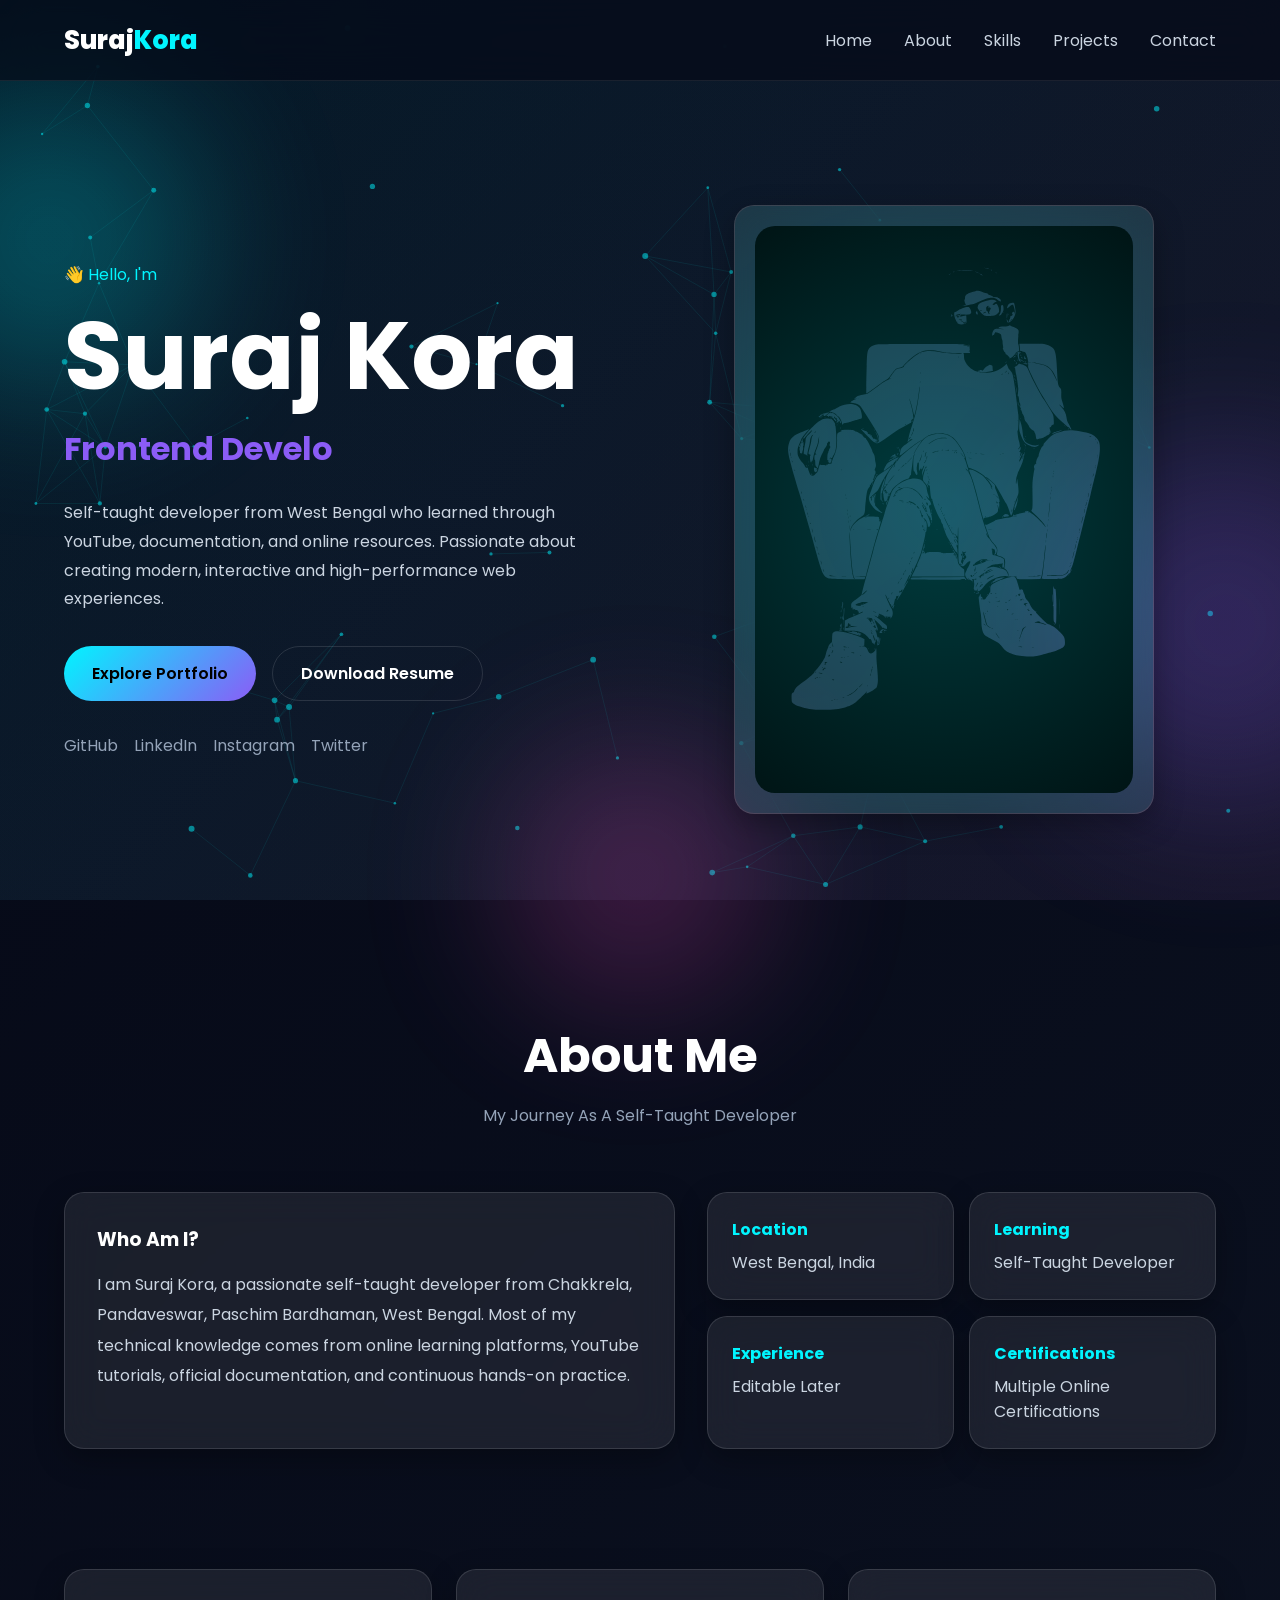
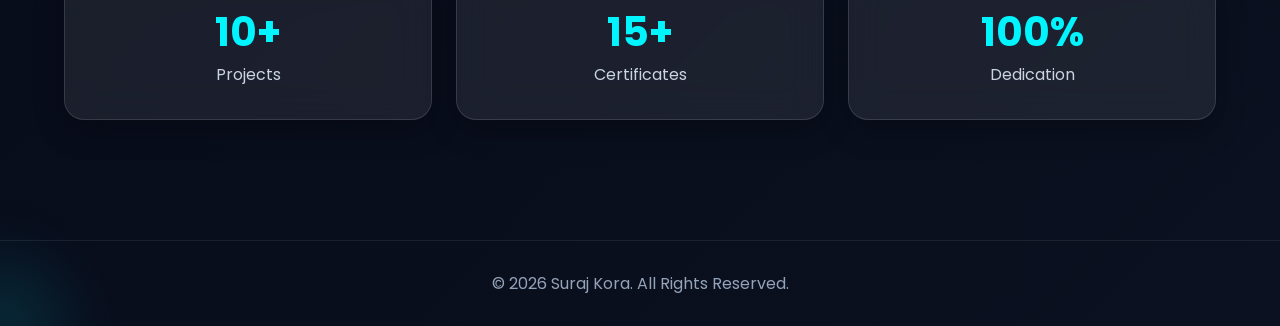
<file: index.html>
<!DOCTYPE html><html lang="en">
<head>
<meta charset="UTF-8">
<meta name="viewport" content="width=device-width, initial-scale=1.0"><title>Suraj Kora | Developer Portfolio</title><meta name="description" content="Suraj Kora - Self-Taught Developer Portfolio from West Bengal, India. Showcasing skills, projects, certifications, and achievements."><meta property="og:title" content="Suraj Kora Portfolio">
<meta property="og:description" content="Self-Taught Developer Portfolio">
<meta property="og:type" content="website">
<meta property="og:image" content="assets/images/profile.svg"><link rel="preconnect" href="https://fonts.googleapis.com">
<link rel="preconnect" href="https://fonts.gstatic.com" crossorigin><link href="https://fonts.googleapis.com/css2?family=Poppins:wght@300;400;500;600;700;800&display=swap" rel="stylesheet"><link rel="stylesheet" href="css/style.css">
<link rel="stylesheet" href="css/animations.css">
<link rel="stylesheet" href="css/responsive.css"><script defer src="js/main.js"></script><script defer src="js/animations.js"></script><script type="application/ld+json">
{
 "@context":"https://schema.org",
 "@type":"Person",
 "name":"Suraj Kora",
 "jobTitle":"Developer",
 "address":{
  "@type":"PostalAddress",
  "addressLocality":"Pandaveswar",
  "addressRegion":"West Bengal",
  "addressCountry":"India"
 }
}
</script></head><body><div id="particles"></div><div class="floating-shape shape1"></div>
<div class="floating-shape shape2"></div>
<div class="floating-shape shape3"></div><header class="header"><nav class="navbar container"><a href="index.html" class="logo">
Suraj<span>Kora</span>
</a><ul class="nav-links"><li><a href="index.html" class="active">Home</a></li>
<li><a href="#about">About</a></li>
<li><a href="skills.html">Skills</a></li>
<li><a href="projects.html">Projects</a></li>
<li><a href="contact.html">Contact</a></li></ul><div class="hamburger">
<span></span>
<span></span>
<span></span>
</div></nav></header><section class="hero container"><div class="hero-content"><p class="hero-tag reveal">
👋 Hello, I'm
</p><h1 class="hero-title reveal">
Suraj Kora
</h1><h2 class="typing-text reveal">
<span id="typing"></span>
</h2><p class="hero-description reveal">Self-taught developer from West Bengal who learned through YouTube,
documentation, and online resources. Passionate about creating modern,
interactive and high-performance web experiences.

</p><div class="hero-buttons reveal"><a href="#about" class="btn btn-primary">
Explore Portfolio
</a><a href="assets/resume.pdf"
class="btn btn-secondary"
download>

Download Resume

</a></div><div class="social-links reveal"><a href="#">GitHub</a>
<a href="#">LinkedIn</a>
<a href="#">Instagram</a>
<a href="#">Twitter</a>

</div></div><div class="hero-image reveal"><div class="profile-card glass"><img
src="assets/images/profile.svg"
alt="Suraj Kora"
loading="lazy">

<div class="glow-ring"></div></div></div></section><section id="about" class="about container"><div class="section-title reveal"><h2>About Me</h2><p>My Journey As A Self-Taught Developer</p></div><div class="about-grid"><div class="about-text glass reveal"><h3>Who Am I?</h3><p>I am Suraj Kora, a passionate self-taught developer from
Chakkrela, Pandaveswar, Paschim Bardhaman, West Bengal.

Most of my technical knowledge comes from online learning
platforms, YouTube tutorials, official documentation, and
continuous hands-on practice.

</p></div><div class="info-cards"><div class="info-card glass reveal"><h4>Location</h4><p>West Bengal, India</p></div><div class="info-card glass reveal"><h4>Learning</h4><p>Self-Taught Developer</p></div><div class="info-card glass reveal"><h4>Experience</h4><p>Editable Later</p></div><div class="info-card glass reveal"><h4>Certifications</h4><p>Multiple Online Certifications</p></div></div></div></section><section class="quick-stats container"><div class="stat-card glass reveal">
<h3>10+</h3>
<p>Projects</p>
</div><div class="stat-card glass reveal">
<h3>15+</h3>
<p>Certificates</p>
</div><div class="stat-card glass reveal">
<h3>100%</h3>
<p>Dedication</p>
</div></section><footer class="footer"><p>
© 2026 Suraj Kora. All Rights Reserved.
</p></footer></body>
</html>
</file>
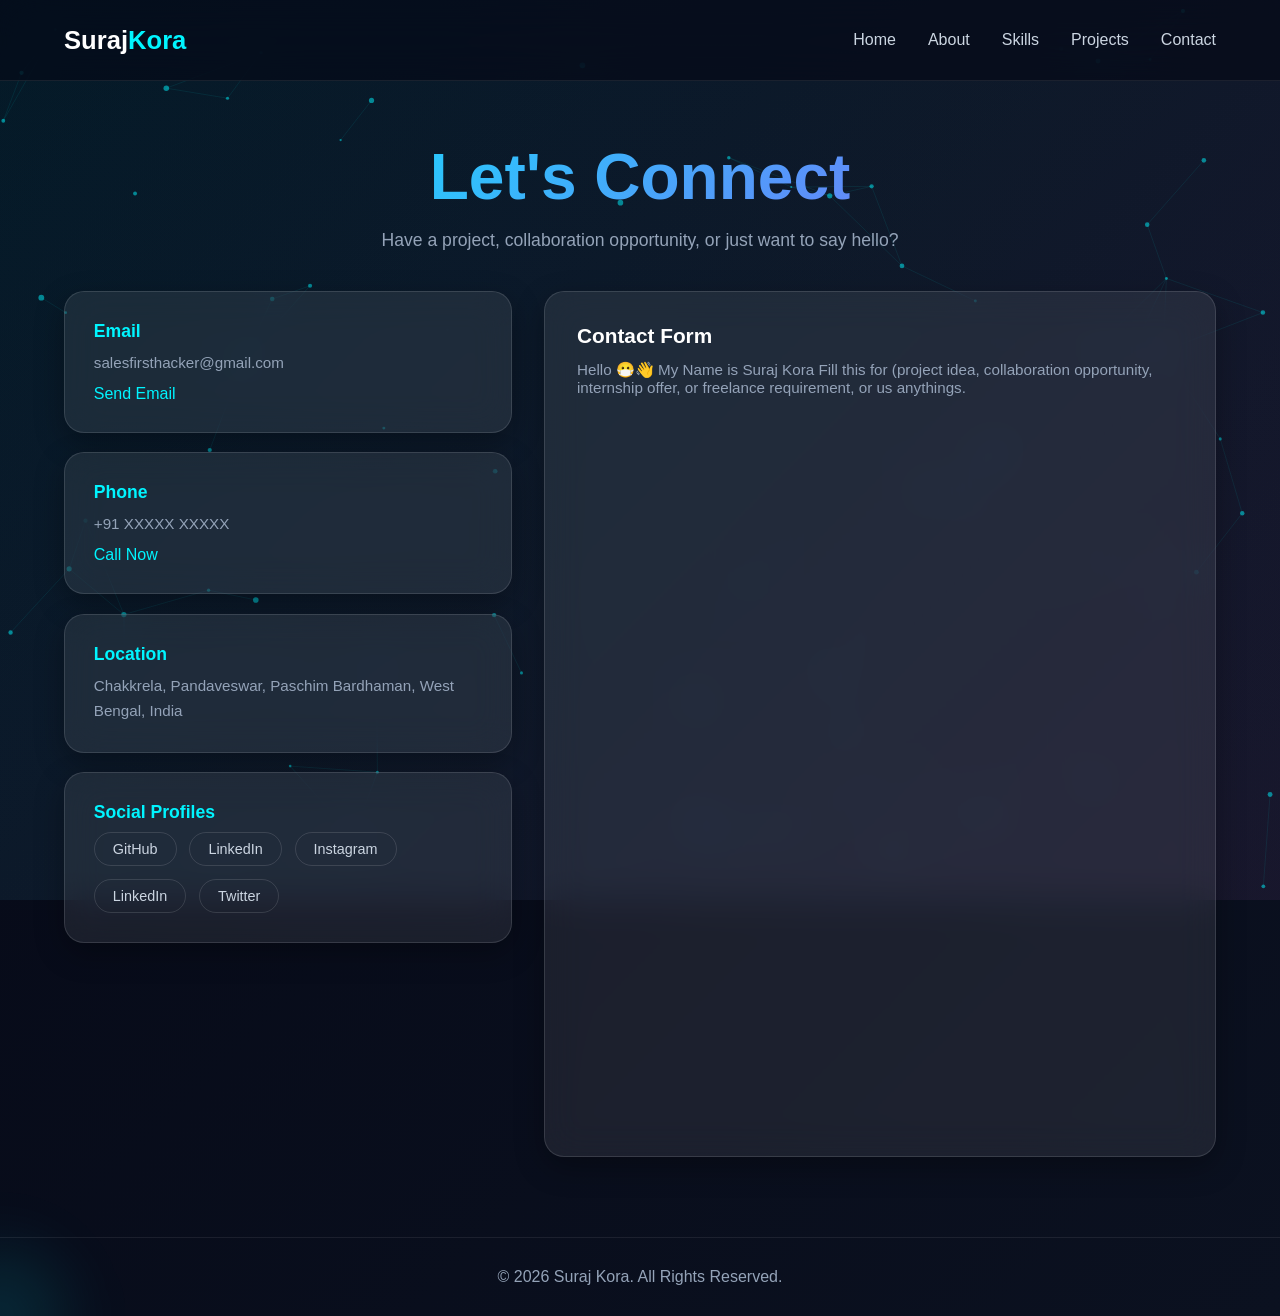
<file: contact.html>
<!DOCTYPE html>
<html lang="en">
  <head>
    <meta charset="UTF-8">
<meta name="viewport" content="width=device-width, initial-scale=1.0">
    <title>Contact | Suraj Kora</title>
    <meta name="description"
content="Contact Suraj Kora for collaboration, freelance work, projects and opportunities.">

<link rel="stylesheet" href="css/style.css">
<link rel="stylesheet" href="css/animations.css">
<link rel="stylesheet" href="css/responsive.css"><script defer src="js/main.js"></script><script defer src="js/animations.js"></script></head><body><div id="particles"></div><header class="header"><nav class="navbar container"><a href="index.html" class="logo">
Suraj<span>Kora</span>
</a><ul class="nav-links"><li><a href="index.html">Home</a></li>
<li><a href="index.html#about">About</a></li>
<li><a href="skills.html">Skills</a></li>
<li><a href="projects.html">Projects</a></li>
<li><a href="contact.html" class="active">Contact</a></li></ul><div class="hamburger"><span></span>
<span></span>
<span></span>

</div></nav></header><section class="container page-hero"><div class="section-title reveal"><h1>Let's Connect</h1><p>Have a project, collaboration opportunity,
or just want to say hello?

</p></div></section><section class="container"><div class="contact-grid"><div class="contact-info"><div class="glass contact-card reveal"><h3>Email</h3><p>
salesfirsthacker@gmail.com
</p><a href="mailto:salesfirsthacker@gmail.com">Send Email

</a></div><div class="glass contact-card reveal"><h3>Phone</h3><p>
+91 XXXXX XXXXX
</p><a href="tel:+91XXXXXXXXXX">Call Now

</a></div><div class="glass contact-card reveal"><h3>Location</h3><p>Chakkrela,
Pandaveswar,
Paschim Bardhaman,
West Bengal,
India

</p>
</div>
  <div class="glass contact-card reveal">
    <h3>Social Profiles</h3>
    <div class="contact-social">
    <a href="https://github.com/salesfirstkora-cloud">GitHub</a>
    <a href="#">LinkedIn</a>
    <a href="https://www.instagram.com/firstkora_cloud/">Instagram</a>
    <a href="#">LinkedIn</a>
    <a href="#">Twitter</a>
    </div>
  </div>
</div>
  <div class="glass form-card reveal"><h3>
Contact Form
</h3><p>Hello 😷👋 My Name is Suraj Kora Fill this for (project idea, collaboration opportunity, internship offer, or freelance requirement, or us anythings.

</p><iframe src="https://docs.google.com/forms/d/e/1FAIpQLSdw9nfBU9cnzjdmKpLKS0VJdy9fPbGwPSeu8Rqe6JZv2KKSOw/viewform?usp=dialog"
width="100%"
height="700"
frameborder="0"
marginheight="0"
marginwidth="0"
title="Contact Form"
loading="lazy"
style="border:0;border-radius:12px;">
</iframe></div></div></section><footer class="footer"><p>
© 2026 Suraj Kora. All Rights Reserved.
</p></footer></body>
</html>
</file>
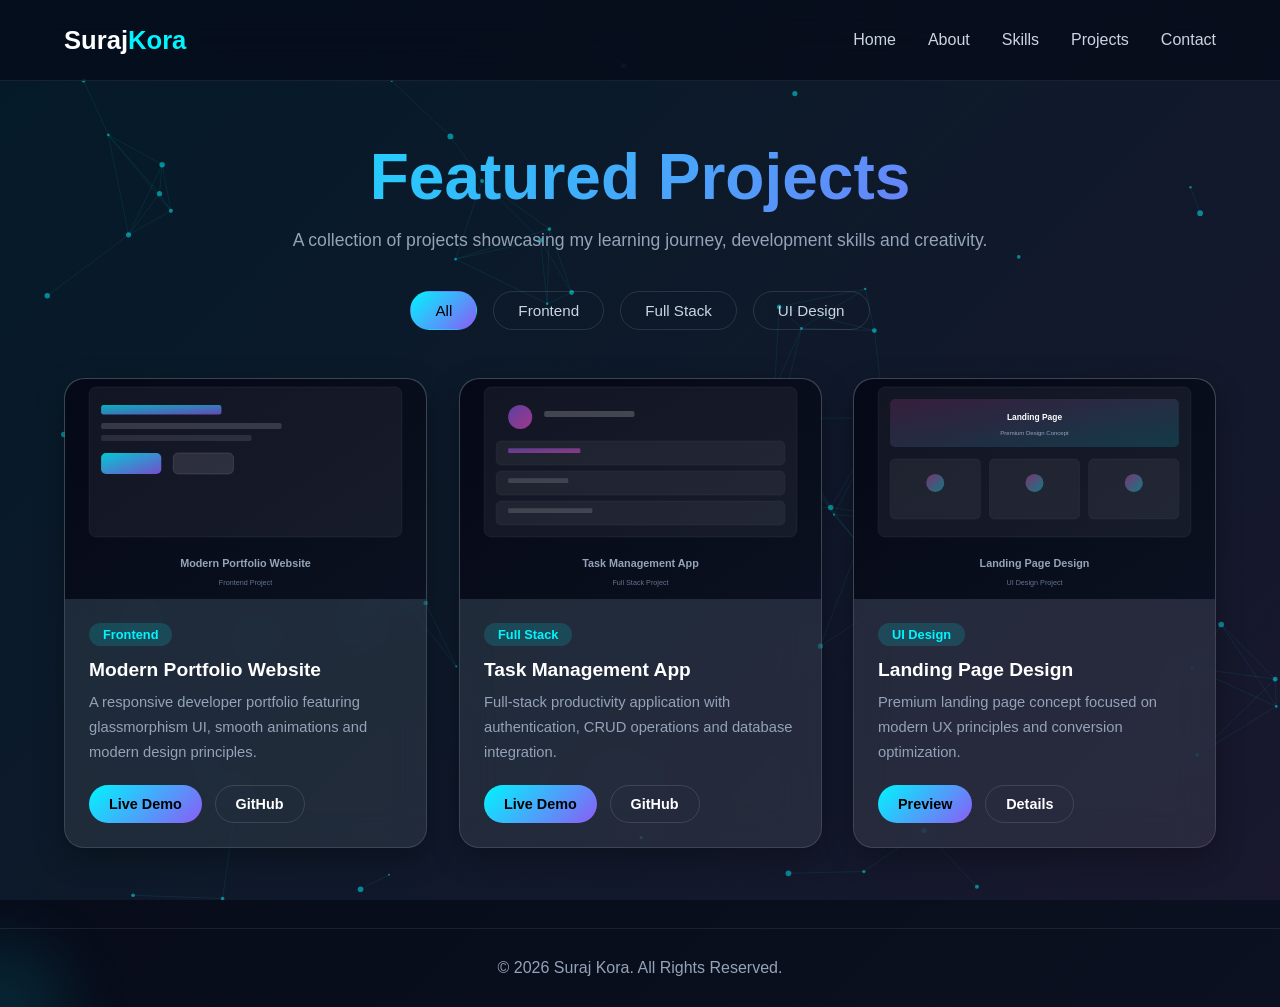
<file: projects.html>
<!DOCTYPE html><html lang="en"><head><meta charset="UTF-8">
<meta name="viewport" content="width=device-width, initial-scale=1.0"><title>Projects | Suraj Kora</title><meta name="description" content="Projects developed by Suraj Kora - Frontend, Full Stack and UI Design showcases."><meta property="og:title" content="Projects | Suraj Kora"><meta property="og:description" content="A collection of projects showcasing development skills and creativity."><meta property="og:type" content="website"><link rel="stylesheet" href="css/style.css">
<link rel="stylesheet" href="css/animations.css">
<link rel="stylesheet" href="css/responsive.css"><script defer src="js/main.js"></script><script defer src="js/animations.js"></script></head><body><div id="particles"></div><header class="header"><nav class="navbar container"><a href="index.html" class="logo">
Suraj<span>Kora</span>
</a><ul class="nav-links"><li><a href="index.html">Home</a></li>
<li><a href="index.html#about">About</a></li>
<li><a href="skills.html">Skills</a></li>
<li><a href="projects.html" class="active">Projects</a></li>
<li><a href="contact.html">Contact</a></li></ul><div class="hamburger"><span></span>
<span></span>
<span></span>

</div></nav></header><section class="container page-hero"><div class="section-title reveal"><h1>Featured Projects</h1><p>
A collection of projects showcasing my learning journey,
development skills and creativity.
</p></div></section><section class="container"><div class="project-filters reveal"><button class="filter-btn active"
data-filter="all">

All

</button><button class="filter-btn"
data-filter="frontend">

Frontend

</button><button class="filter-btn"
data-filter="fullstack">

Full Stack

</button><button class="filter-btn"
data-filter="ui">

UI Design

</button></div><div class="projects-grid"><!-- Project 1 --><div class="project-card glass reveal"
data-category="frontend"><img
src="assets/images/project-1.svg"
alt="Project">

<div class="project-content"><span class="project-tag">
Frontend
</span><h3>
Modern Portfolio Website
</h3><p>A responsive developer portfolio featuring
glassmorphism UI, smooth animations and
modern design principles.

</p><div class="project-buttons"><a href="#"
class="btn btn-primary">

Live Demo

</a><a href="#"
class="btn btn-secondary">

GitHub

</a></div></div></div><!-- Project 2 --><div class="project-card glass reveal"
data-category="fullstack"><img
src="assets/images/project-2.svg"
alt="Project">

<div class="project-content"><span class="project-tag">
Full Stack
</span><h3>
Task Management App
</h3><p>Full-stack productivity application with
authentication, CRUD operations and
database integration.

</p><div class="project-buttons"><a href="#"
class="btn btn-primary">

Live Demo

</a><a href="#"
class="btn btn-secondary">

GitHub

</a></div></div></div><!-- Project 3 --><div class="project-card glass reveal"
data-category="ui"><img
src="assets/images/project-3.svg"
alt="Project">

<div class="project-content"><span class="project-tag">
UI Design
</span><h3>
Landing Page Design
</h3><p>Premium landing page concept focused on
modern UX principles and conversion
optimization.

</p><div class="project-buttons"><a href="#"
class="btn btn-primary">

Preview

</a><a href="#"
class="btn btn-secondary">

Details

</a></div></div></div></div></section><footer class="footer"><p>
© 2026 Suraj Kora. All Rights Reserved.
</p></footer><script>

const filterButtons =
document.querySelectorAll(".filter-btn");

const projects =
document.querySelectorAll(".project-card");

filterButtons.forEach(button=>{

button.addEventListener("click",()=>{

filterButtons.forEach(btn=>
btn.classList.remove("active"));

button.classList.add("active");

const filter =
button.dataset.filter;

projects.forEach(project=>{

if(
filter === "all" ||
project.dataset.category === filter
){

project.style.display = "block";

}else{

project.style.display = "none";

}

});

});

});

</script></body>
</html>
</file>
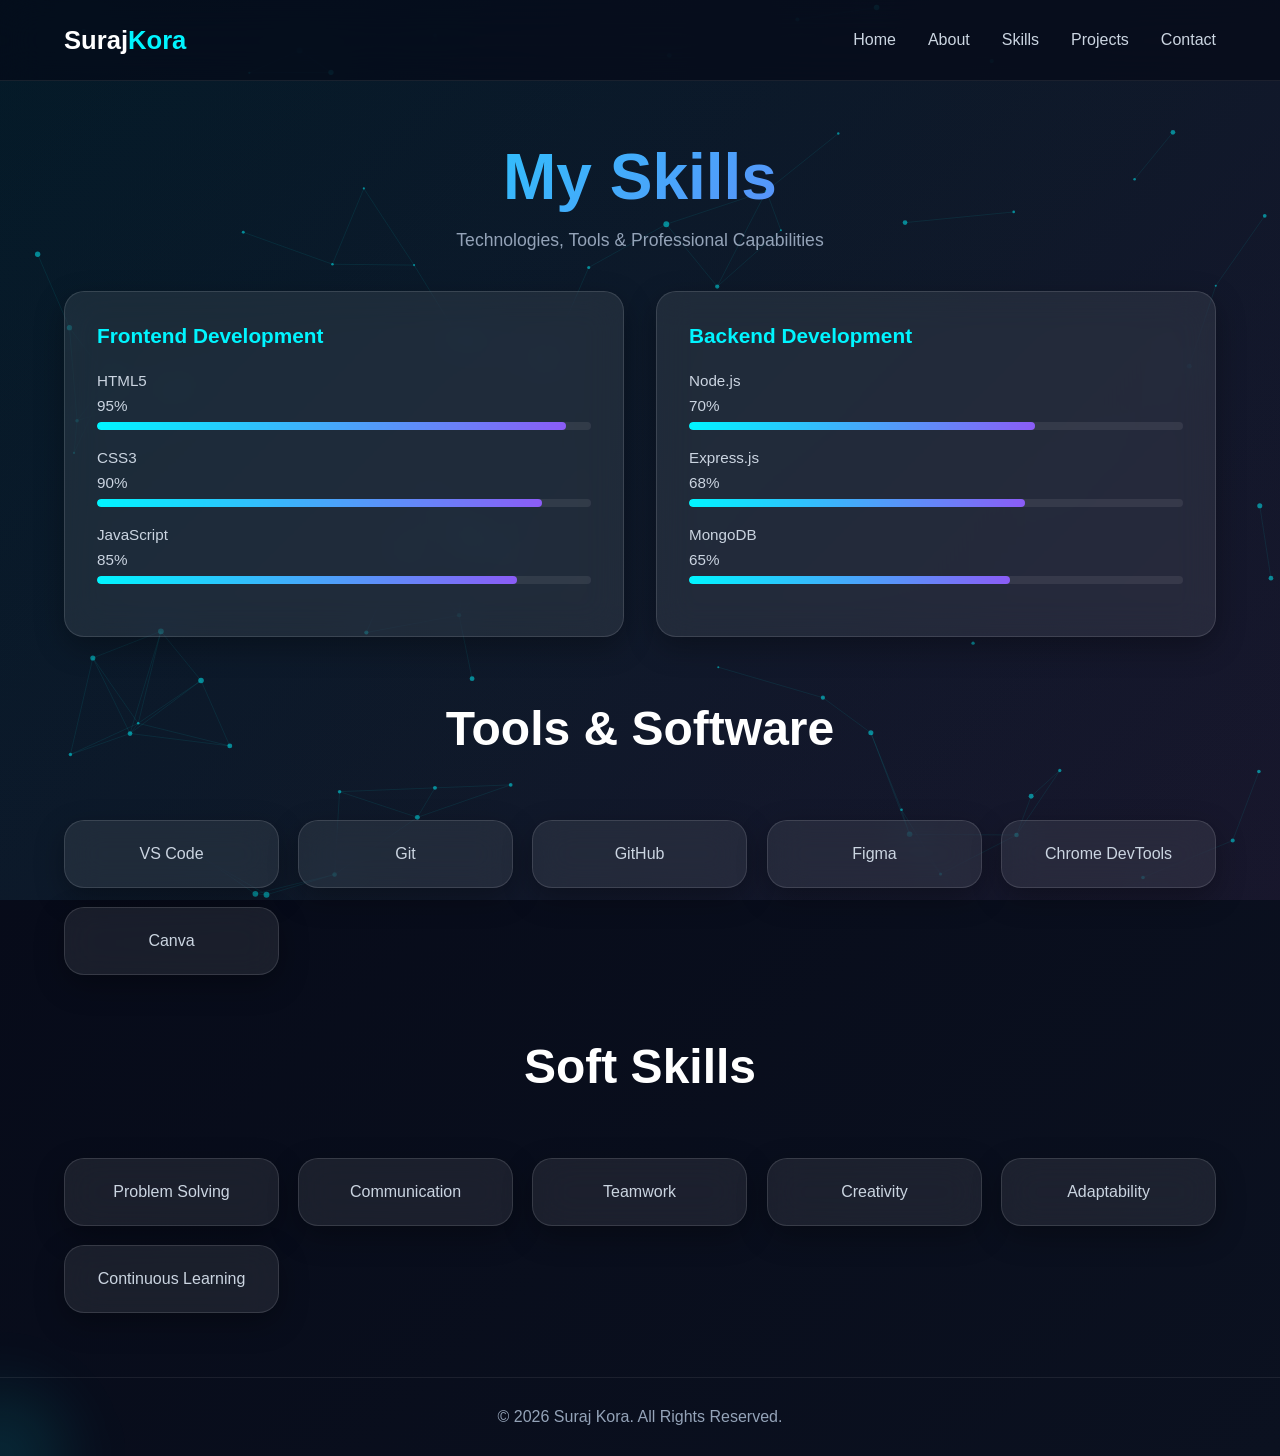
<file: skills.html>
<!DOCTYPE html><html lang="en">
<head><meta charset="UTF-8">
<meta name="viewport" content="width=device-width, initial-scale=1.0"><title>Skills | Suraj Kora</title><meta name="description" content="Skills and technologies used by Suraj Kora - Frontend, Backend, Tools and Soft Skills."><meta property="og:title" content="Skills | Suraj Kora"><meta property="og:description" content="Technologies, Tools and Professional Capabilities"><meta property="og:type" content="website"><link rel="stylesheet" href="css/style.css">
<link rel="stylesheet" href="css/animations.css">
<link rel="stylesheet" href="css/responsive.css"><script defer src="js/main.js"></script><script defer src="js/animations.js"></script></head><body><div id="particles"></div><header class="header"><nav class="navbar container"><a href="index.html" class="logo">
Suraj<span>Kora</span>
</a><ul class="nav-links"><li><a href="index.html">Home</a></li>
<li><a href="index.html#about">About</a></li>
<li><a href="skills.html" class="active">Skills</a></li>
<li><a href="projects.html">Projects</a></li>
<li><a href="contact.html">Contact</a></li></ul><div class="hamburger"><span></span>
<span></span>
<span></span>

</div></nav></header><section class="container page-hero"><div class="section-title reveal"><h1>My Skills</h1><p>
Technologies, Tools & Professional Capabilities
</p></div></section><section class="container"><div class="skills-grid"><div class="glass skill-card reveal"><h3>Frontend Development</h3><div class="skill"><span>HTML5</span>
<span>95%</span>

<div class="progress">
<div class="progress-fill" style="width:95%"></div>
</div></div><div class="skill"><span>CSS3</span>
<span>90%</span>

<div class="progress">
<div class="progress-fill" style="width:90%"></div>
</div></div><div class="skill"><span>JavaScript</span>
<span>85%</span>

<div class="progress">
<div class="progress-fill" style="width:85%"></div>
</div></div></div><div class="glass skill-card reveal"><h3>Backend Development</h3><div class="skill"><span>Node.js</span>
<span>70%</span>

<div class="progress">
<div class="progress-fill" style="width:70%"></div>
</div></div><div class="skill"><span>Express.js</span>
<span>68%</span>

<div class="progress">
<div class="progress-fill" style="width:68%"></div>
</div></div><div class="skill"><span>MongoDB</span>
<span>65%</span>

<div class="progress">
<div class="progress-fill" style="width:65%"></div>
</div></div></div></div></section><section class="container"><div class="section-title reveal"><h2>Tools & Software</h2></div><div class="tool-grid"><div class="glass tool-card reveal">
VS Code
</div><div class="glass tool-card reveal">
Git
</div><div class="glass tool-card reveal">
GitHub
</div><div class="glass tool-card reveal">
Figma
</div><div class="glass tool-card reveal">
Chrome DevTools
</div><div class="glass tool-card reveal">
Canva
</div></div></section><section class="container"><div class="section-title reveal"><h2>Soft Skills</h2></div><div class="tool-grid"><div class="glass tool-card reveal">
Problem Solving
</div><div class="glass tool-card reveal">
Communication
</div><div class="glass tool-card reveal">
Teamwork
</div><div class="glass tool-card reveal">
Creativity
</div><div class="glass tool-card reveal">
Adaptability
</div><div class="glass tool-card reveal">
Continuous Learning
</div></div></section><footer class="footer"><p>
© 2026 Suraj Kora. All Rights Reserved.
</p></footer></body>
</html>
</file>
<file: css/style.css>
/* ==========================================
SURAJ KORA PORTFOLIO
MAIN STYLESHEET
========================================== */

:root{

--bg-primary:#050816;
--bg-secondary:#0b1120;
--card-bg:rgba(255,255,255,.08);

--accent:#00f5ff;
--accent2:#8b5cf6;
--accent3:#ff4ecd;

--white:#ffffff;
--text:#cbd5e1;
--text-light:#94a3b8;

--border:rgba(255,255,255,.12);

--shadow:
0 10px 30px rgba(0,0,0,.3);

--radius:20px;

--transition:.35s ease;

}

/* ==========================================
RESET
========================================== */

*{
margin:0;
padding:0;
box-sizing:border-box;
}

html{
scroll-behavior:smooth;
}

body{

font-family:'Poppins',sans-serif;

background:
linear-gradient(
135deg,
#050816,
#0b1120
);

color:var(--white);

overflow-x:hidden;

min-height:100vh;

}

img{
max-width:100%;
display:block;
}

a{
text-decoration:none;
}

ul{
list-style:none;
}

/* ==========================================
REUSABLE
========================================== */

.container{

width:min(1200px,90%);
margin:auto;

}

.section-title{

text-align:center;
margin-bottom:4rem;

}

.section-title h2{

font-size:clamp(2rem,4vw,3rem);
margin-bottom:.7rem;

}

.section-title p{

color:var(--text-light);

}

.glass{

background:var(--card-bg);

backdrop-filter:blur(18px);

border:1px solid var(--border);

border-radius:var(--radius);

box-shadow:var(--shadow);

}

.btn{

display:inline-flex;

align-items:center;
justify-content:center;

padding:14px 28px;

border-radius:50px;

font-weight:600;

transition:var(--transition);

cursor:pointer;

}

.btn-primary{

background:
linear-gradient(
135deg,
var(--accent),
var(--accent2)
);

color:#000;

}

.btn-primary:hover{

transform:translateY(-5px);

}

.btn-secondary{

border:1px solid var(--border);

color:var(--white);

}

.btn-secondary:hover{

background:rgba(255,255,255,.08);

}

/* ==========================================
PARTICLES
========================================== */

#particles{

position:fixed;

top:0;
left:0;

width:100%;
height:100%;

z-index:-2;

}

/* ==========================================
FLOATING SHAPES
========================================== */

.floating-shape{

position:fixed;

border-radius:50%;

filter:blur(80px);

opacity:.25;

z-index:-1;

}

.shape1{

width:300px;
height:300px;

background:var(--accent);

top:10%;
left:-100px;

}

.shape2{

width:350px;
height:350px;

background:var(--accent2);

right:-120px;
top:50%;

}

.shape3{

width:250px;
height:250px;

background:var(--accent3);

bottom:-100px;
left:40%;

}

/* ==========================================
HEADER
========================================== */

.header{

position:fixed;

width:100%;

top:0;

z-index:1000;

backdrop-filter:blur(20px);

background:
rgba(5,8,22,.65);

border-bottom:
1px solid rgba(255,255,255,.08);

}

.navbar{

height:80px;

display:flex;

align-items:center;
justify-content:space-between;

}

.logo{

font-size:1.6rem;

font-weight:800;

color:white;

}

.logo span{

color:var(--accent);

}

.nav-links{

display:flex;
gap:2rem;

}

.nav-links a{

color:var(--text);

transition:var(--transition);

}

.nav-links a:hover,
.nav-links a.active{

color:var(--accent);

}

.hamburger{

display:none;

flex-direction:column;

gap:5px;

cursor:pointer;

}

.hamburger span{

width:28px;
height:3px;

background:white;

border-radius:50px;

}

/* ==========================================
HERO SECTION
========================================== */

.hero{

min-height:100vh;

display:grid;

grid-template-columns:
repeat(2,1fr);

align-items:center;

gap:4rem;

padding-top:120px;

}

.hero-tag{

color:var(--accent);

margin-bottom:1rem;

font-size:1rem;

}

.hero-title{

font-size:
clamp(3rem,8vw,6rem);

line-height:1.1;

margin-bottom:1rem;

}

.typing-text{

font-size:
clamp(1.3rem,3vw,2rem);

color:var(--accent2);

margin-bottom:1.5rem;

min-height:50px;

}

.hero-description{

color:var(--text);

line-height:1.8;

margin-bottom:2rem;

}

.hero-buttons{

display:flex;
flex-wrap:wrap;

gap:1rem;

margin-bottom:2rem;

}

.social-links{

display:flex;

gap:1rem;

flex-wrap:wrap;

}

.social-links a{

color:var(--text-light);

transition:var(--transition);

}

.social-links a:hover{

color:var(--accent);

}

/* ==========================================
PROFILE CARD
========================================== */

.profile-card{

position:relative;

padding:20px;

max-width:420px;

margin:auto;

overflow:hidden;

}

.profile-card img{

border-radius:20px;

}

.glow-ring{

position:absolute;

inset:-100px;

background:
radial-gradient(
circle,
rgba(0,245,255,.25),
transparent
);

pointer-events:none;

}

/* ==========================================
ABOUT
========================================== */

.about{

padding:120px 0;

}

.about-grid{

display:grid;

grid-template-columns:
1.2fr 1fr;

gap:2rem;

}

.about-text{

padding:2rem;

}

.about-text h3{

margin-bottom:1rem;

}

.about-text p{

color:var(--text);

line-height:1.9;

}

.info-cards{

display:grid;

grid-template-columns:
repeat(2,1fr);

gap:1rem;

}

.info-card{

padding:1.5rem;

}

.info-card h4{

margin-bottom:.5rem;

color:var(--accent);

}

.info-card p{

color:var(--text);

}

/* ==========================================
STATS
========================================== */

.quick-stats{

display:grid;

grid-template-columns:
repeat(3,1fr);

gap:1.5rem;

padding-bottom:120px;

}

.stat-card{

text-align:center;

padding:2rem;

}

.stat-card h3{

font-size:2.5rem;

color:var(--accent);

}

.stat-card p{

color:var(--text);

}

/* ==========================================
FOOTER
========================================== */

.footer{

border-top:
1px solid rgba(255,255,255,.08);

text-align:center;

padding:30px 0;

color:var(--text-light);

}

/* ==========================================
PAGE HERO (INNER PAGES)
========================================== */

.page-hero{

padding-top:140px;
padding-bottom:40px;

text-align:center;

}

.page-hero .section-title{

margin-bottom:0;

}

.page-hero h1{

font-size:clamp(2.5rem,5vw,4rem);
margin-bottom:1rem;

background:
linear-gradient(
135deg,
var(--accent),
var(--accent2)
);

-webkit-background-clip:text;
-webkit-text-fill-color:transparent;
background-clip:text;

}

.page-hero p{

color:var(--text-light);
font-size:1.1rem;

}

/* ==========================================
SKILLS PAGE
========================================== */

.skills-grid{

display:grid;

grid-template-columns:
repeat(2,1fr);

gap:2rem;

margin-bottom:4rem;

}

.skill-card{

padding:2rem;

}

.skill-card h3{

font-size:1.3rem;
margin-bottom:1.5rem;

color:var(--accent);

}

.skill{

margin-bottom:1.2rem;

}

.skill span{

display:flex;
justify-content:space-between;

margin-bottom:.5rem;

font-size:.95rem;

color:var(--text);

}

.skill span:last-child{

color:var(--accent);
font-weight:600;

}

.progress{

width:100%;
height:8px;

background:rgba(255,255,255,.08);
border-radius:50px;

overflow:hidden;

}

.progress-fill{

height:100%;

background:
linear-gradient(
90deg,
var(--accent),
var(--accent2)
);

border-radius:50px;

transition:width 1.5s ease;

}

/* ==========================================
TOOLS & SOFT SKILLS GRID
========================================== */

.tool-grid{

display:grid;

grid-template-columns:
repeat(auto-fill,minmax(180px,1fr));

gap:1.2rem;

margin-bottom:4rem;

}

.tool-card{

padding:1.5rem;

text-align:center;

font-weight:500;

color:var(--text);

cursor:default;

transition:var(--transition);

}

.tool-card:hover{

color:var(--accent);

border-color:rgba(0,245,255,.3);

}

/* ==========================================
PROJECTS PAGE
========================================== */

.project-filters{

display:flex;
flex-wrap:wrap;

justify-content:center;

gap:1rem;

margin-bottom:3rem;

}

.filter-btn{

padding:10px 24px;

border-radius:50px;

border:1px solid var(--border);

background:transparent;

color:var(--text);

font-family:'Poppins',sans-serif;
font-size:.95rem;
font-weight:500;

cursor:pointer;

transition:var(--transition);

}

.filter-btn:hover,
.filter-btn.active{

background:
linear-gradient(
135deg,
var(--accent),
var(--accent2)
);

color:#000;
border-color:transparent;

}

.projects-grid{

display:grid;

grid-template-columns:
repeat(auto-fill,minmax(340px,1fr));

gap:2rem;

padding-bottom:80px;

}

.project-card{

overflow:hidden;

transition:var(--transition);

}

.project-card img{

width:100%;
height:220px;

object-fit:cover;

border-radius:
var(--radius) var(--radius) 0 0;

}

.project-card.hidden{

display:none;

}

.project-content{

padding:1.5rem;

}

.project-tag{

display:inline-block;

padding:4px 14px;

border-radius:50px;

font-size:.8rem;
font-weight:600;

background:
rgba(0,245,255,.15);

color:var(--accent);

margin-bottom:.8rem;

}

.project-content h3{

font-size:1.2rem;
margin-bottom:.6rem;

}

.project-content p{

color:var(--text-light);
font-size:.92rem;
line-height:1.7;
margin-bottom:1.2rem;

}

.project-buttons{

display:flex;
gap:.8rem;

flex-wrap:wrap;

}

.project-buttons .btn{

padding:10px 20px;
font-size:.9rem;

}

/* ==========================================
CONTACT PAGE
========================================== */

.contact-grid{

display:grid;

grid-template-columns:
1fr 1.5fr;

gap:2rem;

padding-bottom:80px;

}

.contact-info{

display:flex;
flex-direction:column;
gap:1.2rem;

}

.contact-card{

padding:1.8rem;

}

.contact-card h3{

font-size:1.1rem;
margin-bottom:.6rem;

color:var(--accent);

}

.contact-card p{

color:var(--text-light);
font-size:.95rem;
line-height:1.6;

}

.contact-card a{

display:inline-block;
margin-top:.6rem;

color:var(--accent);
font-weight:500;

transition:var(--transition);

}

.contact-card a:hover{

color:var(--accent2);

}

.contact-social{

display:flex;
flex-wrap:wrap;
gap:.8rem;
margin-top:.5rem;

}

.contact-social a{

display:inline-flex;
align-items:center;

padding:8px 18px;

border-radius:50px;

border:1px solid var(--border);

color:var(--text);
font-size:.9rem;

transition:var(--transition);

margin-top:0;

}

.contact-social a:hover{

background:
linear-gradient(
135deg,
var(--accent),
var(--accent2)
);

color:#000;
border-color:transparent;

}

.form-card{

padding:2rem;

}

.form-card h3{

font-size:1.3rem;
margin-bottom:.8rem;

}

.form-card > p{

color:var(--text-light);
margin-bottom:1.5rem;
font-size:.95rem;

}

.form-card iframe{

width:100%;
min-height:500px;

border:none;
border-radius:12px;

}

/* ==========================================
CUSTOM SCROLLBAR
========================================== */

::-webkit-scrollbar{

width:8px;

}

::-webkit-scrollbar-track{

background:#050816;

}

::-webkit-scrollbar-thumb{

background:
linear-gradient(
var(--accent),
var(--accent2)
);

border-radius:50px;

}
</file>
<file: css/animations.css>
/* ==========================================
PREMIUM ANIMATIONS
========================================== */

/* ==========================================
GLOBAL TRANSITIONS
========================================== */

*{
transition:
background-color .3s ease,
color .3s ease,
border-color .3s ease,
transform .35s ease;
}

/* ==========================================
AURORA BACKGROUND
========================================== */

body::before{

content:"";

position:fixed;

inset:0;

background:
linear-gradient(
-45deg,
rgba(0,245,255,.08),
rgba(139,92,246,.08),
rgba(255,78,205,.08),
rgba(0,245,255,.08)
);

background-size:
400% 400%;

animation:
auroraMove 15s ease infinite;

z-index:-3;

}

@keyframes auroraMove{

0%{
    background-position:0% 50%;
}

50%{
    background-position:100% 50%;
}

100%{
    background-position:0% 50%;
}

}

/* ==========================================
FLOATING SHAPES
========================================== */

.shape1{
animation:
floatBlob1 12s ease-in-out infinite;
}

.shape2{
animation:
floatBlob2 14s ease-in-out infinite;
}

.shape3{
animation:
floatBlob3 16s ease-in-out infinite;
}

@keyframes floatBlob1{

0%,100%{
    transform:
    translateY(0px);
}

50%{
    transform:
    translateY(-60px);
}

}

@keyframes floatBlob2{

0%,100%{
    transform:
    translateX(0px);
}

50%{
    transform:
    translateX(-80px);
}

}

@keyframes floatBlob3{

0%,100%{
    transform:
    translateY(0px)
    translateX(0px);
}

50%{
    transform:
    translateY(-40px)
    translateX(40px);
}

}

/* ==========================================
HERO IMAGE FLOATING
========================================== */

.profile-card{

animation:
profileFloat 5s ease-in-out infinite;

}

@keyframes profileFloat{

0%,100%{

    transform:
    translateY(0px);
}

50%{

    transform:
    translateY(-18px);
}

}

/* ==========================================
PROFILE GLOW RING
========================================== */

.glow-ring{

animation:
pulseGlow 4s ease infinite;

}

@keyframes pulseGlow{

0%,100%{

    opacity:.5;
    transform:scale(1);
}

50%{

    opacity:1;
    transform:scale(1.2);
}

}

/* ==========================================
SCROLL REVEAL
========================================== */

.reveal{

opacity:0;

transform:
translateY(60px);

transition:
.8s ease;

}

.reveal.active{

opacity:1;

transform:
translateY(0);

}

/* ==========================================
LEFT REVEAL
========================================== */

.reveal-left{

opacity:0;

transform:
translateX(-80px);

transition:
.8s ease;

}

.reveal-left.active{

opacity:1;

transform:
translateX(0);

}

/* ==========================================
RIGHT REVEAL
========================================== */

.reveal-right{

opacity:0;

transform:
translateX(80px);

transition:
.8s ease;

}

.reveal-right.active{

opacity:1;

transform:
translateX(0);

}

/* ==========================================
SCALE REVEAL
========================================== */

.reveal-scale{

opacity:0;

transform:
scale(.8);

transition:
.8s ease;

}

.reveal-scale.active{

opacity:1;

transform:
scale(1);

}

/* ==========================================
GLASS CARD HOVER
========================================== */

.glass{

position:relative;

overflow:hidden;

}

.glass::before{

content:"";

position:absolute;

top:0;
left:-100%;

width:100%;
height:100%;

background:
linear-gradient(
90deg,
transparent,
rgba(255,255,255,.12),
transparent
);

transition:
.8s ease;

}

.glass:hover::before{

left:100%;

}

/* ==========================================
3D CARD EFFECT
========================================== */

.info-card,
.stat-card,
.profile-card{

transform-style:
preserve-3d;

}

.info-card:hover,
.stat-card:hover{

transform:
perspective(1000px)
rotateX(5deg)
rotateY(8deg)
translateY(-10px);

box-shadow:
0 20px 40px rgba(0,0,0,.3);

}

/* ==========================================
BUTTON SHINE
========================================== */

.btn{

position:relative;

overflow:hidden;

}

.btn::after{

content:"";

position:absolute;

top:0;
left:-120%;

width:60%;
height:100%;

background:
linear-gradient(
120deg,
transparent,
rgba(255,255,255,.5),
transparent
);

transform:
skewX(-25deg);

}

.btn:hover::after{

animation:
shine .9s linear;

}

@keyframes shine{

100%{
    left:150%;
}

}

/* ==========================================
SOCIAL LINK EFFECT
========================================== */

.social-links a{

position:relative;

}

.social-links a::after{

content:"";

position:absolute;

left:0;
bottom:-4px;

width:0;
height:2px;

background:var(--accent);

transition:.3s ease;

}

.social-links a:hover::after{

width:100%;

}

/* ==========================================
NAVBAR EFFECT
========================================== */

.nav-links a{

position:relative;

}

.nav-links a::after{

content:"";

position:absolute;

left:0;
bottom:-6px;

width:0;
height:2px;

background:var(--accent);

transition:.3s ease;

}

.nav-links a:hover::after,
.nav-links a.active::after{

width:100%;

}

/* ==========================================
HERO TITLE GLOW
========================================== */

.hero-title{

animation:
titleGlow 4s ease infinite;

}

@keyframes titleGlow{

0%,100%{

    text-shadow:
    0 0 10px rgba(0,245,255,.25);
}

50%{

    text-shadow:
    0 0 25px rgba(0,245,255,.55);
}

}

/* ==========================================
STAT NUMBER GLOW
========================================== */

.stat-card h3{

animation:
statGlow 3s ease infinite;

}

@keyframes statGlow{

0%,100%{

    text-shadow:
    0 0 8px rgba(0,245,255,.25);
}

50%{

    text-shadow:
    0 0 20px rgba(0,245,255,.7);
}

}

/* ==========================================
PAGE LOAD
========================================== */

body{

animation:
pageFade 1s ease;

}

@keyframes pageFade{

from{

    opacity:0;
}

to{

    opacity:1;
}

}

/* ==========================================
MOUSE PARALLAX READY
========================================== */

.parallax{

will-change:
transform;

}

/* ==========================================
FLOATING ICON EFFECT
========================================== */

.float-icon{

animation:
floatIcon 4s ease-in-out infinite;

}

@keyframes floatIcon{

0%,100%{

    transform:
    translateY(0);
}

50%{

    transform:
    translateY(-12px);
}

}

/* ==========================================
PERFORMANCE
========================================== */

.reveal,
.profile-card,
.info-card,
.stat-card,
.floating-shape{

will-change:
transform;

}
</file>
<file: css/responsive.css>
/* ==========================================
RESPONSIVE DESIGN
MOBILE FIRST
========================================== */

/* ==========================================
LARGE TABLETS
========================================== */

@media (max-width: 1024px){

.hero{

    grid-template-columns:1fr;

    text-align:center;

    gap:3rem;
}

.hero-image{

    order:-1;
}

.hero-buttons{

    justify-content:center;
}

.social-links{

    justify-content:center;
}

.about-grid{

    grid-template-columns:1fr;
}

.profile-card{

    max-width:350px;
}

.skills-grid{

    grid-template-columns:1fr;
}

.contact-grid{

    grid-template-columns:1fr;
}

.projects-grid{

    grid-template-columns:repeat(auto-fill,minmax(300px,1fr));
}

}

/* ==========================================
TABLET DEVICES
========================================== */

@media (max-width: 768px){

.navbar{

    height:75px;
}

.hamburger{

    display:flex;
    z-index:2000;
}

.nav-links{

    position:fixed;

    top:75px;
    right:-100%;

    width:280px;
    height:calc(100vh - 75px);

    flex-direction:column;

    align-items:center;
    justify-content:flex-start;

    padding-top:3rem;

    gap:2rem;

    background:
    rgba(5,8,22,.98);

    backdrop-filter:
    blur(25px);

    transition:.4s ease;

    border-left:
    1px solid rgba(255,255,255,.08);
}

.nav-links.active{

    right:0;
}

.nav-links a{

    font-size:1.05rem;
}

.hero{

    min-height:auto;

    padding-top:130px;
    padding-bottom:80px;
}

.hero-title{

    font-size:3rem;
}

.typing-text{

    min-height:40px;
}

.hero-description{

    font-size:.95rem;
}

.about{

    padding:80px 0;
}

.info-cards{

    grid-template-columns:1fr;
}

.quick-stats{

    grid-template-columns:1fr;
}

.section-title{

    margin-bottom:3rem;
}

.tool-grid{

    grid-template-columns:repeat(auto-fill,minmax(150px,1fr));
}

.project-filters{

    gap:.6rem;
}

.filter-btn{

    padding:8px 18px;
    font-size:.85rem;
}

.projects-grid{

    grid-template-columns:1fr;
}

.project-card img{

    height:200px;
}

.contact-social{

    gap:.5rem;
}

.form-card iframe{

    min-height:400px;
}

}

/* ==========================================
MOBILE DEVICES
========================================== */

@media (max-width: 576px){

.container{

    width:92%;
}

.hero{

    gap:2rem;
}

.hero-title{

    font-size:2.6rem;
}

.hero-description{

    line-height:1.7;
}

.hero-buttons{

    flex-direction:column;
}

.btn{

    width:100%;
}

.profile-card{

    max-width:280px;
}

.about-text{

    padding:1.5rem;
}

.info-card{

    padding:1.2rem;
}

.stat-card{

    padding:1.5rem;
}

.stat-card h3{

    font-size:2rem;
}

.footer{

    font-size:.9rem;
}

.page-hero h1{

    font-size:2.2rem;
}

.skill-card{

    padding:1.5rem;
}

.tool-grid{

    grid-template-columns:repeat(auto-fill,minmax(130px,1fr));
    gap:.8rem;
}

.tool-card{

    padding:1rem;
    font-size:.9rem;
}

.project-buttons{

    flex-direction:column;
}

.project-buttons .btn{

    width:100%;
    text-align:center;
}

.contact-social{

    flex-direction:column;
}

.contact-social a{

    text-align:center;
    justify-content:center;
}

}

/* ==========================================
SMALL PHONES
========================================== */

@media (max-width: 400px){

.hero-title{

    font-size:2.2rem;
}

.typing-text{

    font-size:1.1rem;
}

.logo{

    font-size:1.3rem;
}

.btn{

    padding:12px 20px;
}

.page-hero h1{

    font-size:1.9rem;
}

.project-card img{

    height:180px;
}

}

/* ==========================================
LARGE DESKTOPS
========================================== */

@media (min-width: 1440px){

.container{

    width:min(1350px,90%);
}

.hero-title{

    font-size:6.5rem;
}

.hero-description{

    font-size:1.1rem;
}

}

/* ==========================================
ULTRA WIDE DISPLAYS
========================================== */

@media (min-width: 1800px){

.container{

    width:min(1600px,85%);
}

.hero{

    gap:8rem;
}

}

/* ==========================================
LANDSCAPE MOBILE
========================================== */

@media (max-height: 600px)
and (orientation: landscape){

.hero{

    min-height:auto;

    padding-top:120px;
    padding-bottom:80px;
}

}

/* ==========================================
TOUCH DEVICES
========================================== */

@media (hover:none){

.info-card:hover,
.stat-card:hover{

    transform:none;
}

}

/* ==========================================
REDUCED MOTION
========================================== */

@media (prefers-reduced-motion: reduce){

*,
*::before,
*::after{

    animation:none !important;
    transition:none !important;
    scroll-behavior:auto !important;
}

}
</file>
